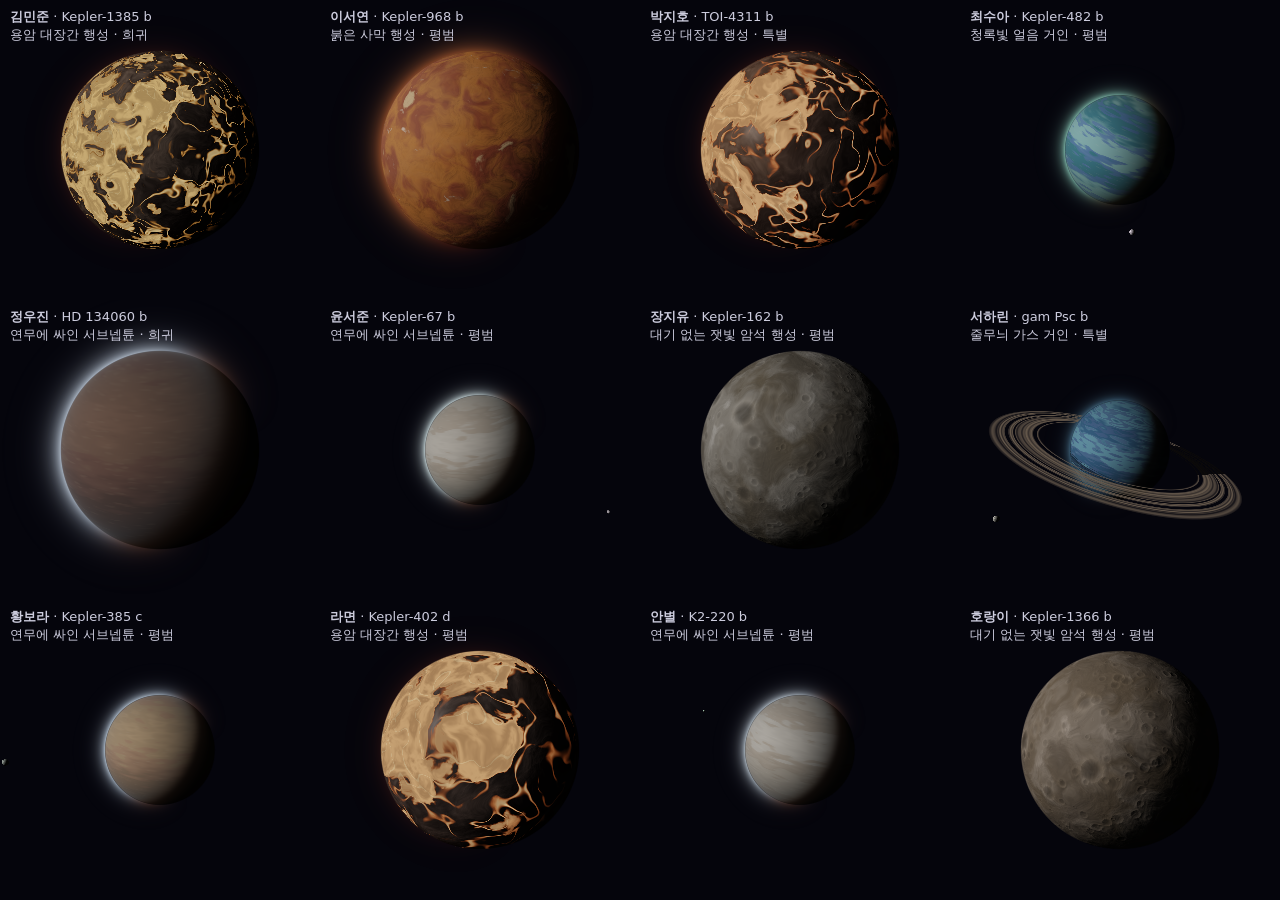
<file: tests/gallery.html>
<!doctype html>
<html lang="ko"><head><meta charset="utf-8"><title>NAMEVERSE — 행성 갤러리 (개발용)</title>
<style>body{margin:0;background:#05050c;color:#ccd;font:13px system-ui}canvas{display:block;width:100vw;height:100vh}
#labels{position:fixed;inset:0;display:grid;pointer-events:none}#labels div{padding:8px 10px}</style></head>
<body><canvas id="c"></canvas><div id="labels"></div>
<script src="../js/seed.js"></script><script src="../js/exoplanets.js"></script><script src="../js/genesis.js"></script><script src="../js/planet-gl.js"></script>
<script>
// 사용법: tests/gallery.html?names=a,b,c&cols=4 · 실제 행성을 바로 보려면 ?planets=HD 189733 b|55 Cnc e (구분자 |)
const q = new URLSearchParams(location.search);
const names = (q.get('names') || '김민준,이서연,박지호,최수아,정우진,윤서준,장지유,서하린,황보라,라면,안별,호랑이').split(',');
const cols = +(q.get('cols') || 4);
const c = document.getElementById('c');
const sc = +(q.get('scale') || 1);
c.width = Math.round(innerWidth * sc); c.height = Math.round(innerHeight * sc);
const r = new NV.PlanetRenderer(c);
const planets = q.get('planets');
const worlds = planets
  ? planets.split('|').map((p) => NV.genesis(p, NV.EXO.rows.findIndex((r) => r[0] === p)))
  : names.map((n) => NV.genesis(n));
const rows = Math.ceil(worlds.length / cols);
r.setWorlds(worlds, { instant: true });
r.layout = (W, H) => worlds.map((_, i) => {
  const w = Math.floor(W / cols), h = Math.floor(H / rows);
  const col = i % cols, row = Math.floor(i / cols);
  return { x: col * w, y: H - (row + 1) * h, w, h, shift: [0, 0], fit: 0.42 };
});
const L = document.getElementById('labels');
L.style.gridTemplateColumns = `repeat(${cols},1fr)`;
L.innerHTML = worlds.map((w) => `<div><b>${planets ? w.planet : w.owner}</b>${planets ? '' : ' · ' + w.planet}<br>${w.biome.name} · ${w.rarity.name}</div>`).join('');
(function loop(t) { r.render(t / 1000); requestAnimationFrame(loop); })(performance.now());
</script></body></html>
</file>
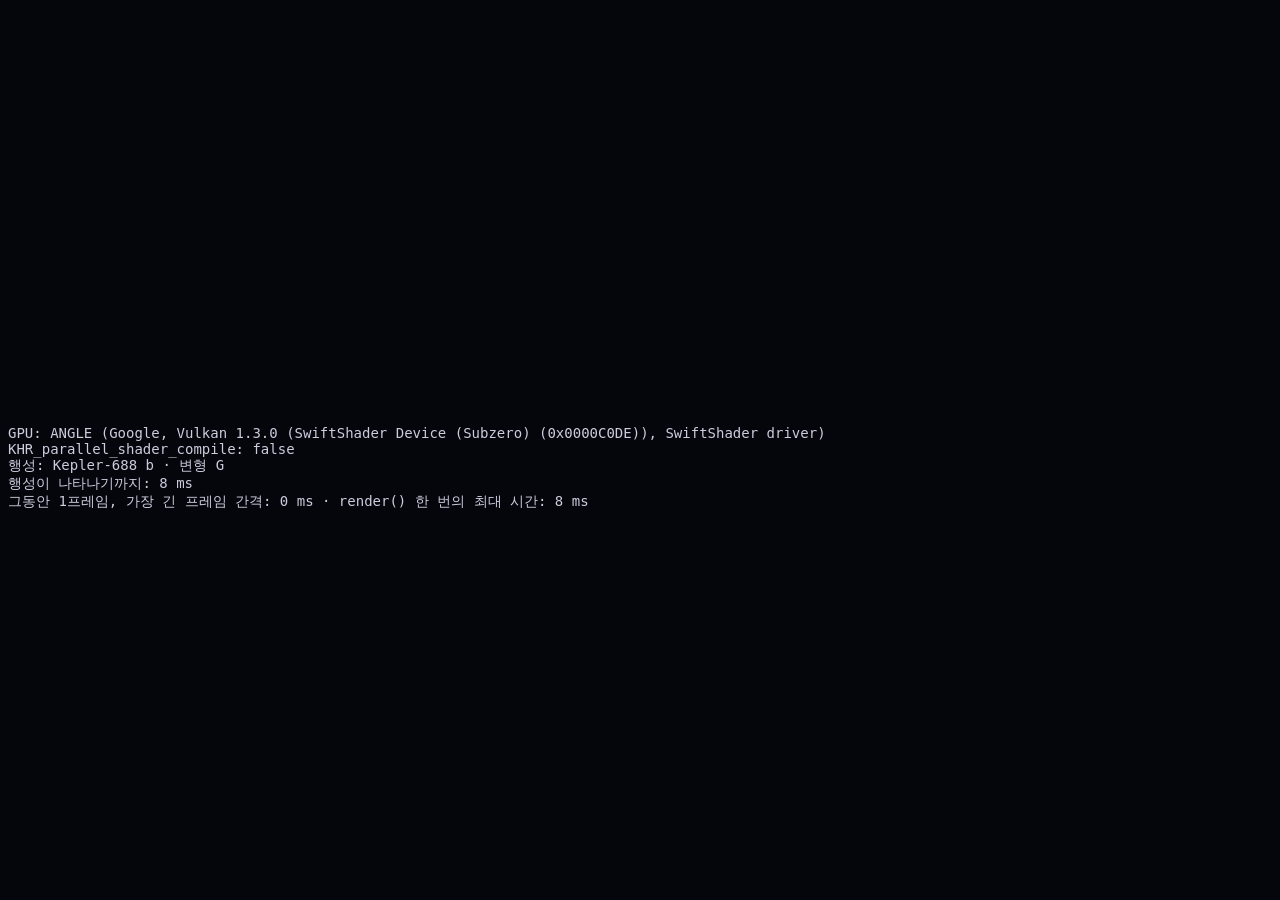
<file: tests/shader-timing.html>
<!doctype html>
<html lang="ko"><head><meta charset="utf-8"><title>NAMEVERSE — 셰이더 컴파일 시간 (개발용)</title></head>
<body style="background:#05050c;color:#ccd;font:14px system-ui">
<canvas id="c" width="400" height="400"></canvas>
<pre id="out"></pre>
<script src="../js/seed.js"></script><script src="../js/exoplanets.js"></script><script src="../js/genesis.js"></script><script src="../js/planet-gl.js"></script>
<script>
/* 사용법: tests/shader-timing.html — 캐시가 없는 첫 방문을 재려면 새 브라우저 프로필로 연다.
 *  기본: 첫 화면처럼 행성 하나를 그리며, 행성(과 하늘)이 나타나기까지의 시간과 그동안 화면 프레임이 가장 오래 멈춘
 *        간격을 잰다. 프레임이 멈추면 GPU 프로세스가 붙잡힌 것이고, 그동안 브라우저 전체가 굳는다
 *        ?planet=LHS 3844 b&sky — 원하는 실제 행성을, 하늘까지 그리는 행성 화면처럼
 *  ?variants: 셰이더 변형마다 컴파일을 기다려 걸린 시간을 잰다 (캐시를 피하도록 매번 주석을 바꾼다) */
const out = document.getElementById('out');
const log = (s) => { out.textContent += s + '\n'; console.log('[timing] ' + s); };
const r = new NV.PlanetRenderer(document.getElementById('c'));
const gl = r.gl, dbg = gl.getExtension('WEBGL_debug_renderer_info');
log('GPU: ' + (dbg ? gl.getParameter(dbg.UNMASKED_RENDERER_WEBGL) : '?'));
log('KHR_parallel_shader_compile: ' + !!r.par);
const q = new URLSearchParams(location.search);

if (q.has('variants')) {
  const DEF = { G: 'GAS', L: 'LAVA', C: 'CRATER', K: 'SKYPASS' };
  for (const key of ['R', 'C', 'G', 'L', 'K']) {
    const src = `#define ${DEF[key] || 'ROCK'}\n// ${Math.random()}\n` + NV.PlanetRenderer.FRAG;
    const t0 = performance.now();
    const p = gl.createProgram(), sh = (t, s) => { const x = gl.createShader(t); gl.shaderSource(x, s); gl.compileShader(x); gl.attachShader(p, x); };
    sh(gl.VERTEX_SHADER, NV.PlanetRenderer.VERT); sh(gl.FRAGMENT_SHADER, src); gl.linkProgram(p);
    const ok = gl.getProgramParameter(p, gl.LINK_STATUS);
    log(`변형 ${key}: ${(performance.now() - t0).toFixed(0)} ms${ok ? '' : ' 실패 ' + gl.getProgramInfoLog(p)}`);
  }
} else {
  const name = q.get('planet'), sky = q.has('sky');
  const w = name ? NV.genesis(name, NV.EXO.rows.findIndex((row) => row[0] === name)) : NV.genesis('NAMEVERSE');
  if (sky) r.layout = (W, H) => [{ x: 0, y: 0, w: W, h: H, shift: [0, 0], fit: 0.4, sky: true }];
  log('행성: ' + w.planet + ' · 변형 ' + NV.PlanetRenderer.variant(w) + (sky ? ' + 하늘 K' : ''));
  const t0 = performance.now();
  r.setWorlds([w], { grow: false });
  let last = t0, maxGap = 0, maxJs = 0, frames = 0, planetAt = 0;
  const done = () => !r.slots[0].pending && (!sky || (r.progs.get('K') && r.progs.get('K').u));
  (function loop(now) {
    const gap = now - last; last = now; frames++;
    if (frames > 1) maxGap = Math.max(maxGap, gap);
    const a = performance.now(); r.render(now / 1000); maxJs = Math.max(maxJs, performance.now() - a);
    if (!planetAt && !r.slots[0].pending) { planetAt = performance.now(); log(`행성이 나타나기까지: ${(planetAt - t0).toFixed(0)} ms`); }
    if (!done()) return requestAnimationFrame(loop);
    if (sky) log(`하늘까지: ${(performance.now() - t0).toFixed(0)} ms`);
    log(`그동안 ${frames}프레임, 가장 긴 프레임 간격: ${maxGap.toFixed(0)} ms · render() 한 번의 최대 시간: ${maxJs.toFixed(0)} ms`);
  })(t0);
}
</script></body></html>
</file>
